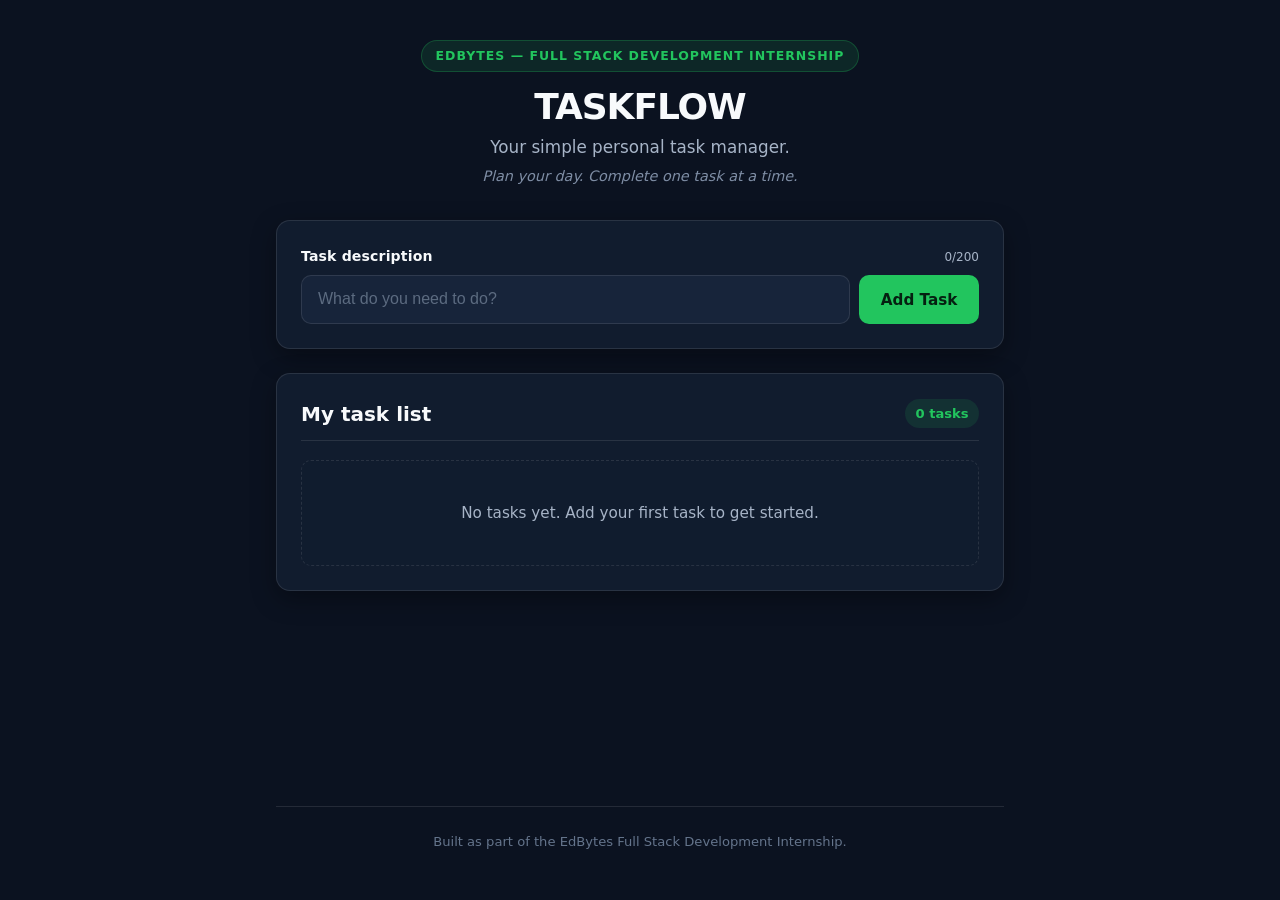
<file: milestone-3-task-list/index.html>
<!doctype html>
<html lang="en">
<head>
  <meta charset="utf-8">
  <meta name="viewport" content="width=device-width, initial-scale=1">
  <title>TASKFLOW — Personal Task List | EdBytes Milestone 3</title>
  <meta name="description" content="TASKFLOW is a clean, accessible personal task manager built for EdBytes Full Stack Development Internship Milestone 3.">
  <link rel="stylesheet" href="style.css">
  <script src="app.js" defer></script>
</head>
<body>
  <div class="app-wrapper">
    <header class="app-header">
      <div class="internship-badge">EdBytes — Full Stack Development Internship</div>
      <h1 class="app-title">TASKFLOW</h1>
      <p class="app-subtitle">Your simple personal task manager.</p>
      <p class="app-tagline">Plan your day. Complete one task at a time.</p>
    </header>

    <main class="app-main">
      <section class="task-form-card" aria-labelledby="form-heading">
        <h2 id="form-heading" class="sr-only">Add a new task</h2>
        <form id="form" class="task-form" novalidate>
          <div class="input-group">
            <div class="label-row">
              <label for="text" class="input-label">Task description</label>
              <span id="char-count" class="char-count" aria-live="polite">0/200</span>
            </div>
            <div class="input-row">
              <input
                id="text"
                type="text"
                maxlength="200"
                placeholder="What do you need to do?"
                autocomplete="off"
                aria-describedby="char-count"
              >
              <button id="add-btn" type="submit" class="btn-primary">Add Task</button>
            </div>
          </div>
        </form>
        <p id="message" role="status" aria-live="polite" class="status-message"></p>
      </section>

      <section class="task-list-section" aria-labelledby="list-heading">
        <div class="list-header">
          <h2 id="list-heading" class="section-title">My task list</h2>
          <span id="task-counter" class="task-counter" aria-live="polite">0 tasks</span>
        </div>
        <ul id="list" class="task-list"></ul>
      </section>
    </main>

    <footer class="app-footer">
      <p>Built as part of the EdBytes Full Stack Development Internship.</p>
    </footer>
  </div>
</body>
</html>
</file>
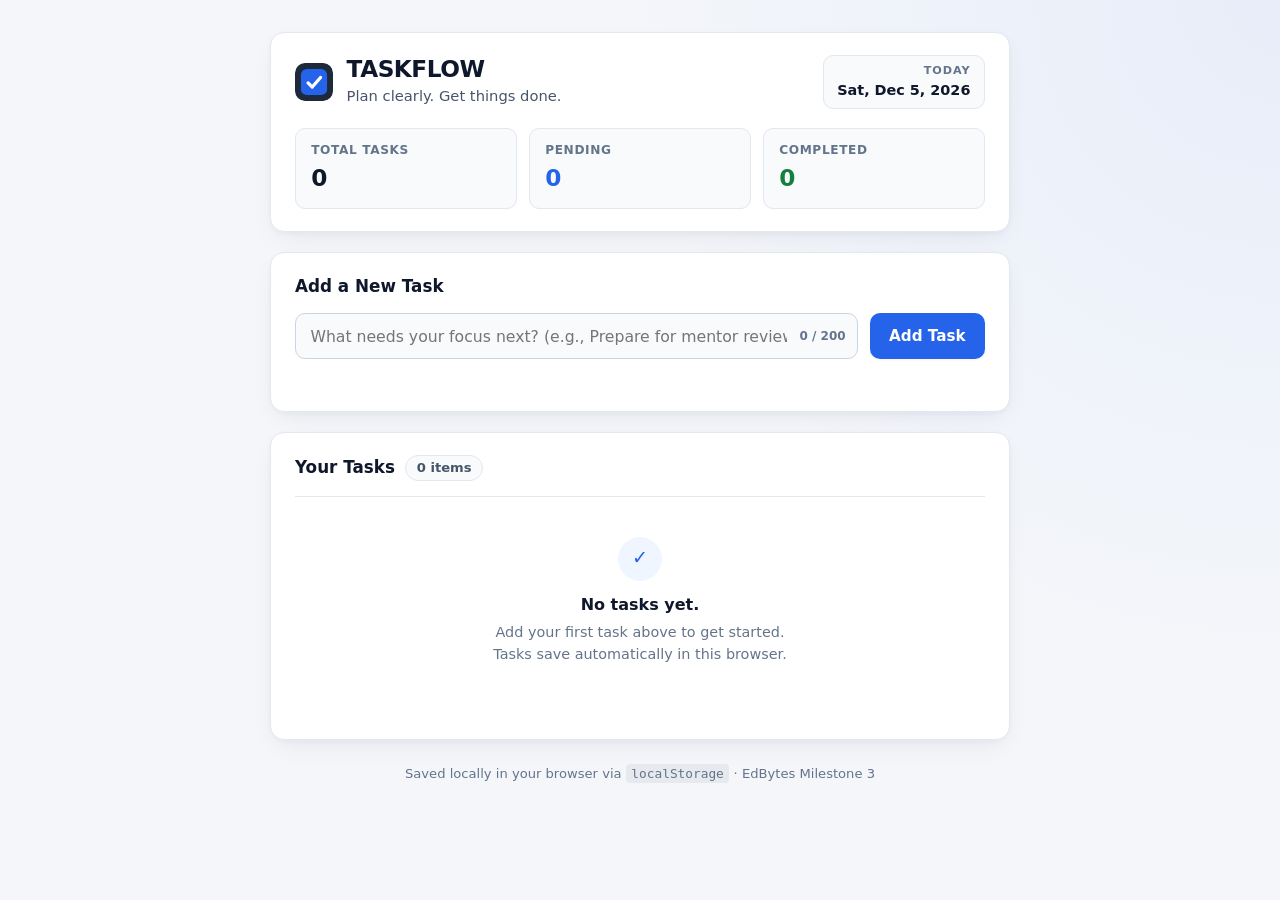
<file: milestone-3/index.html>
<!doctype html>
<html lang="en">
<head>
  <meta charset="utf-8">
  <meta name="viewport" content="width=device-width, initial-scale=1">
  <title>TASKFLOW — Smart Task Manager</title>
  <link rel="icon" type="image/svg+xml" href="./assets/favicon.svg">
  <link rel="stylesheet" href="./style.css">
  <script src="./app.js" defer></script>
</head>
<body>
  <div class="app-shell">
    <header class="app-header">
      <div class="brand-row">
        <div class="brand-lockup">
          <img src="./assets/favicon.svg" alt="" class="brand-icon" width="38" height="38">
          <div>
            <h1 class="brand-name">TASKFLOW</h1>
            <p class="brand-subtitle">Plan clearly. Get things done.</p>
          </div>
        </div>
        <div class="date-badge" aria-label="Current date">
          <span class="date-label">Today</span>
          <time id="current-date" class="date-value"></time>
        </div>
      </div>

      <section class="stats-grid" aria-label="Task statistics">
        <div class="stat-card">
          <span class="stat-label">Total Tasks</span>
          <strong id="stat-total" class="stat-value">0</strong>
        </div>
        <div class="stat-card">
          <span class="stat-label">Pending</span>
          <strong id="stat-pending" class="stat-value stat-value--pending">0</strong>
        </div>
        <div class="stat-card">
          <span class="stat-label">Completed</span>
          <strong id="stat-completed" class="stat-value stat-value--completed">0</strong>
        </div>
      </section>
    </header>

    <main class="main-panel">
      <section class="composer-card" aria-labelledby="add-task-heading">
        <h2 id="add-task-heading" class="section-heading">Add a New Task</h2>
        <form id="form" class="task-form" novalidate>
          <div class="input-group">
            <label for="text" class="sr-only">Task description (up to 200 characters)</label>
            <input
              id="text"
              name="task"
              type="text"
              class="task-input"
              maxlength="200"
              autocomplete="off"
              placeholder="What needs your focus next? (e.g., Prepare for mentor review)"
            >
            <span id="char-count" class="char-count" aria-live="off">0 / 200</span>
          </div>
          <button type="submit" id="add-btn" class="btn btn--primary">Add Task</button>
        </form>
        <p id="message" class="status-message" role="status" aria-live="polite"></p>
      </section>

      <section class="tasks-card" aria-labelledby="tasks-heading">
        <div class="tasks-toolbar">
          <div class="tasks-title-group">
            <h2 id="tasks-heading" class="section-heading">Your Tasks</h2>
            <span id="tasks-summary" class="tasks-summary">0 items</span>
          </div>
          <div class="clear-controls">
            <button type="button" id="clear-all-btn" class="btn btn--ghost" hidden>Clear All</button>
            <div id="clear-confirm" class="clear-confirm" hidden>
              <span class="clear-confirm-label">Clear all tasks?</span>
              <button type="button" id="confirm-clear-btn" class="btn btn--danger btn--sm">Confirm</button>
              <button type="button" id="cancel-clear-btn" class="btn btn--ghost btn--sm">Cancel</button>
            </div>
          </div>
        </div>

        <div id="empty-state" class="empty-state">
          <div class="empty-icon" aria-hidden="true">✓</div>
          <p class="empty-title">No tasks yet.</p>
          <p class="empty-copy">Add your first task above to get started. Tasks save automatically in this browser.</p>
        </div>

        <ul id="list" class="task-list" aria-label="Task items"></ul>
      </section>
    </main>

    <footer class="app-footer">
      <p>Saved locally in your browser via <code>localStorage</code> · EdBytes Milestone 3</p>
    </footer>
  </div>
</body>
</html>
</file>
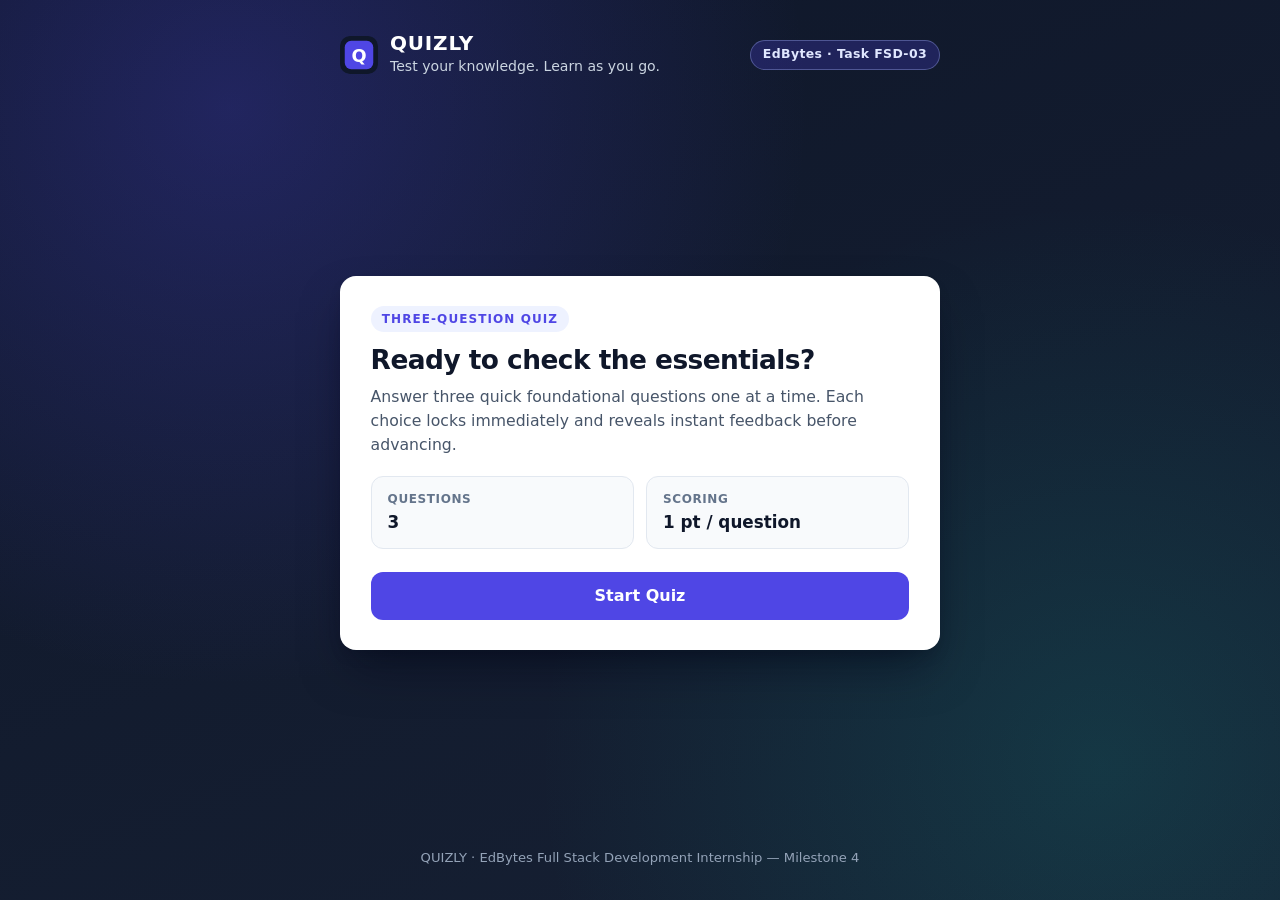
<file: milestone-4/index.html>
<!doctype html>
<html lang="en">
<head>
  <meta charset="utf-8">
  <meta name="viewport" content="width=device-width, initial-scale=1">
  <title>QUIZLY — Interactive Knowledge Quiz</title>
  <link rel="icon" type="image/svg+xml" href="./assets/favicon.svg">
  <link rel="stylesheet" href="./style.css">
  <script src="./app.js" defer></script>
</head>
<body>
  <div class="page-shell">
    <header class="brand-header">
      <div class="brand-lockup">
        <img src="./assets/favicon.svg" alt="" class="brand-icon" width="38" height="38">
        <div>
          <span class="brand-name">QUIZLY</span>
          <p class="brand-subtitle">Test your knowledge. Learn as you go.</p>
        </div>
      </div>
      <span class="badge-pill">EdBytes · Task FSD-03</span>
    </header>

    <main class="quiz-stage">
      <!-- 1. Start Screen -->
      <section id="start-screen" class="quiz-card start-card" aria-labelledby="start-title">
        <span class="eyebrow">Three-Question Quiz</span>
        <h1 id="start-title" class="card-title">Ready to check the essentials?</h1>
        <p class="card-copy">
          Answer three quick foundational questions one at a time. Each choice locks immediately and reveals instant feedback before advancing.
        </p>
        <div class="meta-strip" aria-label="Quiz overview">
          <div class="meta-box">
            <span class="meta-label">Questions</span>
            <strong class="meta-value" id="meta-count">3</strong>
          </div>
          <div class="meta-box">
            <span class="meta-label">Scoring</span>
            <strong class="meta-value">1 pt / question</strong>
          </div>
        </div>
        <button type="button" id="start-btn" class="btn btn--primary btn--full">Start Quiz</button>
      </section>

      <!-- 2. Active Question Screen -->
      <section id="quiz-screen" class="quiz-card" aria-labelledby="question" hidden>
        <div class="progress-head">
          <span id="progress-label" class="progress-label">Question 1 of 3</span>
          <span id="progress-percent" class="progress-percent">33%</span>
        </div>
        <div class="progress-track" role="progressbar" aria-valuemin="0" aria-valuemax="100" aria-valuenow="33" id="progress-bar-wrap">
          <div id="progress-fill" class="progress-fill" style="width: 33.33%;"></div>
        </div>

        <h2 id="question" class="question-title"></h2>

        <div id="answers" class="answers-grid" role="group" aria-label="Answer choices"></div>

        <p id="feedback" class="feedback-banner" role="status" aria-live="polite" hidden></p>

        <div class="quiz-actions">
          <button type="button" id="next" class="btn btn--primary btn--full" hidden>Next Question</button>
        </div>
      </section>

      <!-- 3. Final Score Screen -->
      <section id="result-screen" class="quiz-card result-card" aria-labelledby="result-heading" hidden>
        <span class="eyebrow eyebrow--success">Quiz Completed!</span>
        <h2 id="result-heading" class="card-title">Your Score</h2>
        <div class="score-showcase">
          <strong id="score" class="score-big">0 / 3</strong>
          <p id="result-message" class="result-message"></p>
        </div>

        <div class="breakdown-grid">
          <div class="breakdown-item breakdown-item--correct">
            <span class="breakdown-label">Correct Answers</span>
            <strong id="correct-count" class="breakdown-value">0</strong>
          </div>
          <div class="breakdown-item breakdown-item--wrong">
            <span class="breakdown-label">Incorrect Answers</span>
            <strong id="wrong-count" class="breakdown-value">0</strong>
          </div>
        </div>

        <button type="button" id="restart-btn" class="btn btn--primary btn--full">Restart Quiz</button>
      </section>
    </main>

    <footer class="page-footer">
      <p>QUIZLY · EdBytes Full Stack Development Internship — Milestone 4</p>
    </footer>
  </div>
</body>
</html>
</file>
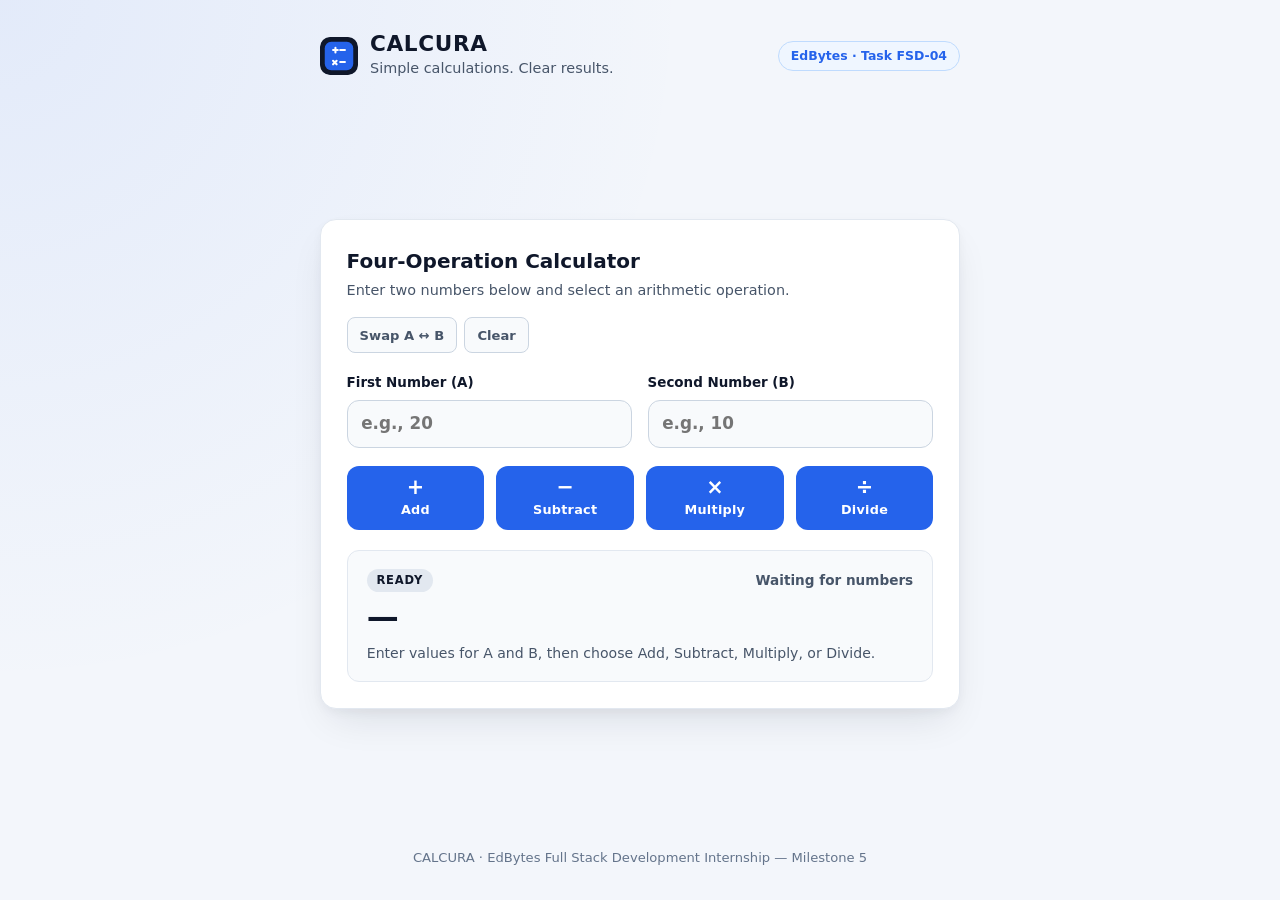
<file: milestone-5/index.html>
<!doctype html>
<html lang="en">
<head>
  <meta charset="utf-8">
  <meta name="viewport" content="width=device-width, initial-scale=1">
  <title>CALCURA — Smart Calculator</title>
  <link rel="icon" type="image/svg+xml" href="./assets/favicon.svg">
  <link rel="stylesheet" href="./style.css">
  <script src="./app.js" defer></script>
</head>
<body>
  <div class="page-shell">
    <header class="brand-header">
      <div class="brand-lockup">
        <img src="./assets/favicon.svg" alt="" class="brand-icon" width="38" height="38">
        <div>
          <h1 class="brand-name">CALCURA</h1>
          <p class="brand-subtitle">Simple calculations. Clear results.</p>
        </div>
      </div>
      <span class="badge-pill">EdBytes · Task FSD-04</span>
    </header>

    <main class="calc-stage">
      <section class="calc-card" aria-labelledby="calc-heading">
        <div class="calc-head">
          <div>
            <h2 id="calc-heading" class="card-title">Four-Operation Calculator</h2>
            <p class="card-copy">Enter two numbers below and select an arithmetic operation.</p>
          </div>
          <div class="utility-actions">
            <button type="button" id="swap-btn" class="util-btn" aria-label="Swap first and second numbers">Swap A ↔ B</button>
            <button type="button" id="clear-btn" class="util-btn" aria-label="Clear calculator inputs and result">Clear</button>
          </div>
        </div>

        <div class="inputs-grid">
          <div class="field-group">
            <label for="a" class="field-label">First Number (A)</label>
            <input
              id="a"
              name="firstNumber"
              type="number"
              step="any"
              class="num-input"
              placeholder="e.g., 20"
              inputmode="decimal"
            >
          </div>
          <div class="field-group">
            <label for="b" class="field-label">Second Number (B)</label>
            <input
              id="b"
              name="secondNumber"
              type="number"
              step="any"
              class="num-input"
              placeholder="e.g., 10"
              inputmode="decimal"
            >
          </div>
        </div>

        <div id="operations" class="operations-grid" role="group" aria-label="Arithmetic operations">
          <button type="button" class="op-btn" data-op="+">
            <span class="op-symbol" aria-hidden="true">+</span>
            <span class="op-name">Add</span>
          </button>
          <button type="button" class="op-btn" data-op="-">
            <span class="op-symbol" aria-hidden="true">−</span>
            <span class="op-name">Subtract</span>
          </button>
          <button type="button" class="op-btn" data-op="*">
            <span class="op-symbol" aria-hidden="true">×</span>
            <span class="op-name">Multiply</span>
          </button>
          <button type="button" class="op-btn" data-op="/">
            <span class="op-symbol" aria-hidden="true">÷</span>
            <span class="op-name">Divide</span>
          </button>
        </div>

        <div id="result" class="result-panel" role="status" aria-live="polite">
          <div class="result-top">
            <span id="result-badge" class="result-badge">Ready</span>
            <span id="result-expression" class="result-expression">Waiting for numbers</span>
          </div>
          <div id="result-value" class="result-value">—</div>
          <p id="result-message" class="result-message">Enter values for A and B, then choose Add, Subtract, Multiply, or Divide.</p>
        </div>
      </section>

      <section id="history-card" class="history-card" aria-labelledby="history-heading" hidden>
        <div class="history-head">
          <h2 id="history-heading" class="history-title">Recent Calculations</h2>
          <button type="button" id="clear-history-btn" class="util-btn util-btn--sm">Clear History</button>
        </div>
        <ul id="history-list" class="history-list"></ul>
      </section>
    </main>

    <footer class="page-footer">
      <p>CALCURA · EdBytes Full Stack Development Internship — Milestone 5</p>
    </footer>
  </div>
</body>
</html>
</file>
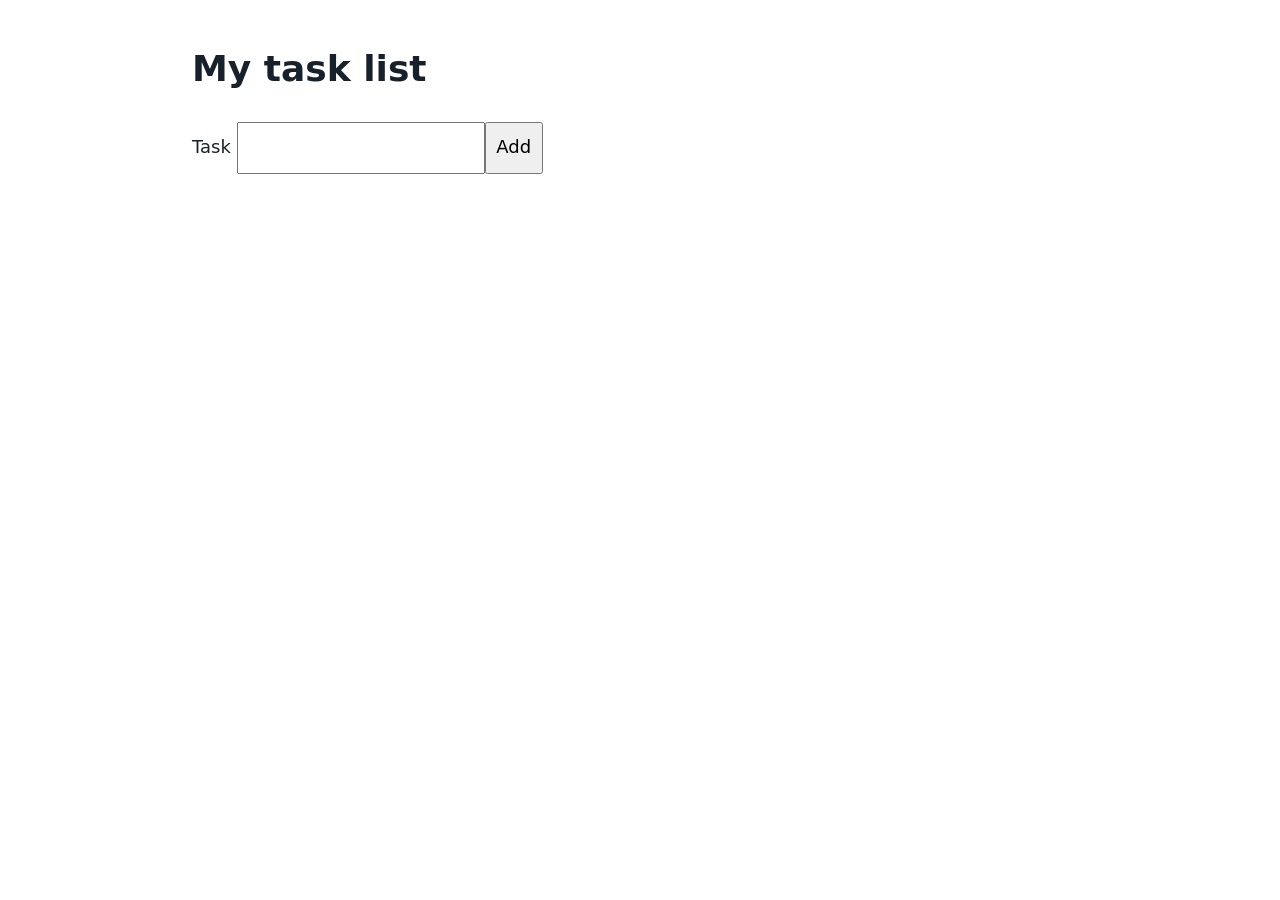
<file: milestone-3/starter-backup/index.html>
<!doctype html><html lang="en"><head><meta charset="utf-8"><meta name="viewport" content="width=device-width,initial-scale=1"><title>Student practice</title><link rel="stylesheet" href="style.css"><script src="app.js" defer></script></head><body><main><h1>My task list</h1><form id="form"><label>Task <input id="text" maxlength="200"></label><button>Add</button></form><ul id="list"></ul><p id="message" role="status"></p></main></body></html>
</file>
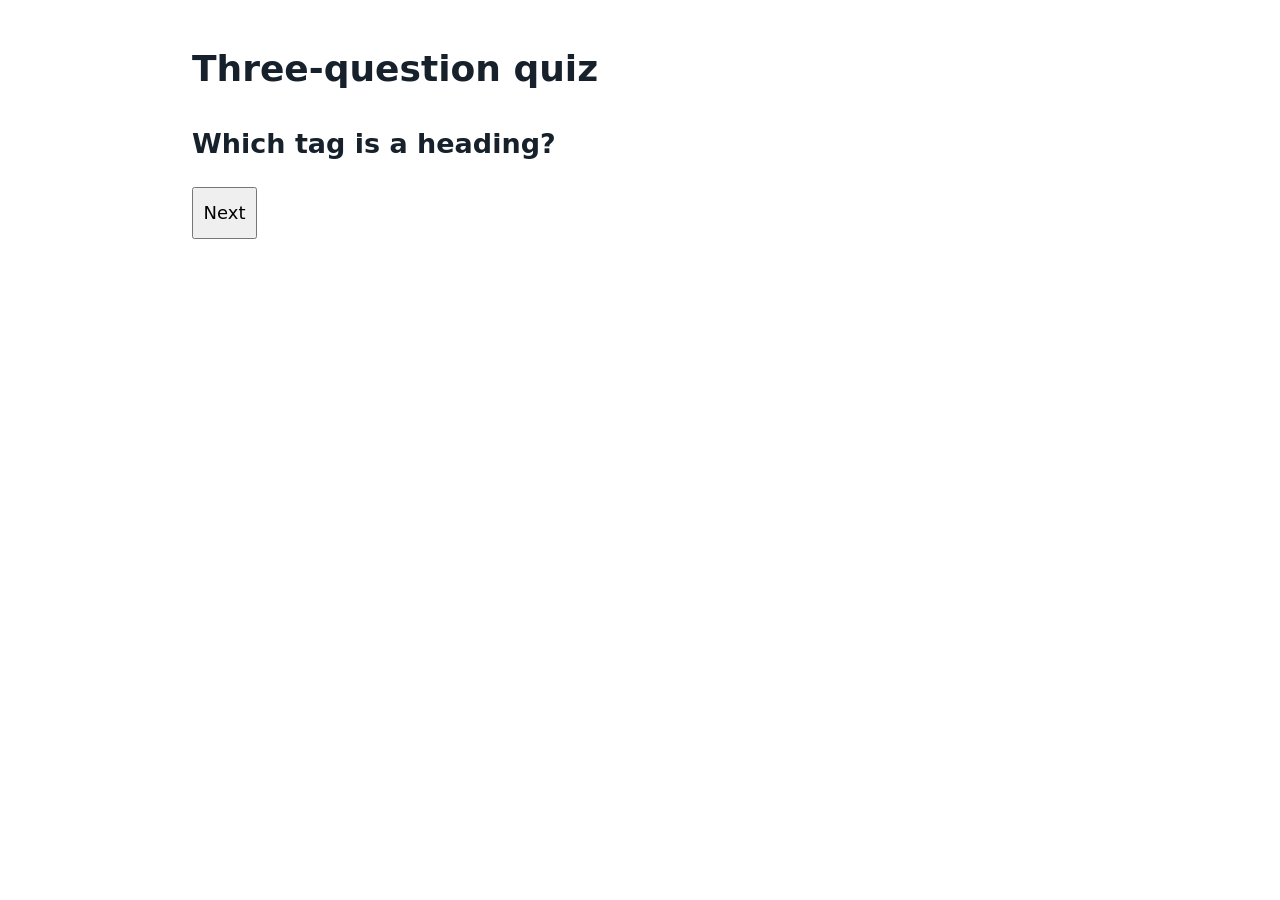
<file: milestone-4/starter-backup/index.html>
<!doctype html><html lang="en"><head><meta charset="utf-8"><meta name="viewport" content="width=device-width,initial-scale=1"><title>Student practice</title><link rel="stylesheet" href="style.css"><script src="app.js" defer></script></head><body><main><h1>Three-question quiz</h1><h2 id="question"></h2><div id="answers"></div><p id="feedback" role="status"></p><button id="next">Next</button><p id="score"></p></main></body></html>
</file>
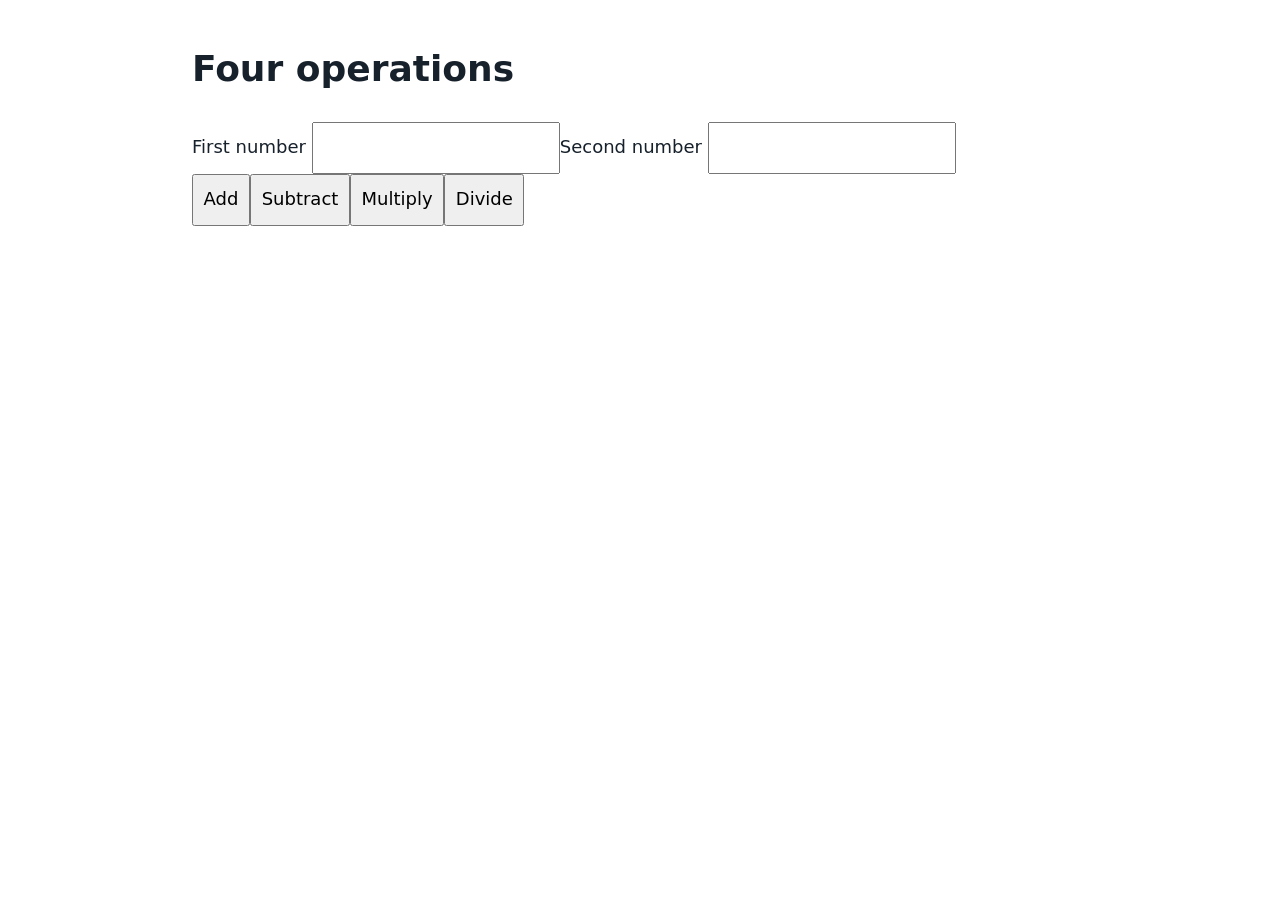
<file: milestone-5/starter-backup/index.html>
<!doctype html><html lang="en"><head><meta charset="utf-8"><meta name="viewport" content="width=device-width,initial-scale=1"><title>Student practice</title><link rel="stylesheet" href="style.css"><script src="app.js" defer></script></head><body><main><h1>Four operations</h1><label>First number <input id="a" type="number" step="any"></label><label>Second number <input id="b" type="number" step="any"></label><div id="operations"><button data-op="+">Add</button><button data-op="-">Subtract</button><button data-op="*">Multiply</button><button data-op="/">Divide</button></div><p id="result" role="status"></p></main></body></html>
</file>
<file: milestone-3-task-list/style.css>
:root {
  --background: #0b1220;
  --surface: #111c2e;
  --surface-light: #17243a;
  --primary: #22c55e;
  --primary-hover: #16a34a;
  --text-primary: #f8fafc;
  --text-secondary: #a7b4c7;
  --danger: #ef4444;
  --danger-hover: #dc2626;
  --border: rgba(255, 255, 255, 0.10);
  --border-focus: #22c55e;
  --radius-sm: 6px;
  --radius-md: 10px;
  --radius-lg: 14px;
  --shadow-sm: 0 2px 8px rgba(0, 0, 0, 0.25);
  --shadow-md: 0 8px 24px rgba(0, 0, 0, 0.35);
  --transition-fast: 0.18s ease;
}

* {
  box-sizing: border-box;
  margin: 0;
  padding: 0;
}

html, body {
  min-height: 100%;
  background-color: var(--background);
  color: var(--text-primary);
  font-family: system-ui, -apple-system, BlinkMacSystemFont, 'Segoe UI', Roboto, Helvetica, Arial, sans-serif;
  font-size: 16px;
  line-height: 1.6;
  -webkit-font-smoothing: antialiased;
}

/* Accessibility: focus ring matching starter requirement */
:focus-visible {
  outline: 3px solid var(--primary);
  outline-offset: 3px;
}

.sr-only {
  position: absolute;
  width: 1px;
  height: 1px;
  padding: 0;
  margin: -1px;
  overflow: hidden;
  clip: rect(0, 0, 0, 0);
  white-space: nowrap;
  border: 0;
}

/* Page Layout */
.app-wrapper {
  max-width: 48rem;
  margin: 0 auto;
  padding: 2.5rem 1.25rem 3rem;
  display: flex;
  flex-direction: column;
  min-height: 100vh;
}

/* Header */
.app-header {
  text-align: center;
  margin-bottom: 2rem;
}

.internship-badge {
  display: inline-block;
  font-size: 0.78rem;
  letter-spacing: 0.08em;
  text-transform: uppercase;
  color: var(--primary);
  background: rgba(34, 197, 94, 0.12);
  border: 1px solid rgba(34, 197, 94, 0.25);
  padding: 0.3rem 0.85rem;
  border-radius: 9999px;
  font-weight: 600;
  margin-bottom: 0.85rem;
}

.app-title {
  font-size: 2.25rem;
  font-weight: 800;
  letter-spacing: -0.03em;
  color: var(--text-primary);
  line-height: 1.2;
  margin-bottom: 0.35rem;
}

.app-subtitle {
  font-size: 1.05rem;
  color: var(--text-secondary);
  margin-bottom: 0.25rem;
}

.app-tagline {
  font-size: 0.9rem;
  color: #7e8da4;
  font-style: italic;
}

/* Main */
.app-main {
  flex: 1;
  display: flex;
  flex-direction: column;
  gap: 1.5rem;
}

/* Card surfaces */
.task-form-card,
.task-list-section {
  background-color: var(--surface);
  border: 1px solid var(--border);
  border-radius: var(--radius-lg);
  padding: 1.5rem;
  box-shadow: var(--shadow-md);
}

/* Form */
.task-form {
  display: flex;
  flex-direction: column;
  gap: 1rem;
}

.input-group {
  display: flex;
  flex-direction: column;
  gap: 0.5rem;
}

.label-row {
  display: flex;
  justify-content: space-between;
  align-items: baseline;
}

.input-label {
  font-size: 0.88rem;
  font-weight: 600;
  color: var(--text-primary);
  letter-spacing: 0.01em;
}

.char-count {
  font-size: 0.75rem;
  color: var(--text-secondary);
  font-variant-numeric: tabular-nums;
}

.char-count-overflow {
  color: var(--danger);
  font-weight: 700;
}

.input-row {
  display: flex;
  gap: 0.6rem;
  align-items: stretch;
}

input#text {
  flex: 1;
  min-width: 0;
  background-color: var(--surface-light);
  color: var(--text-primary);
  border: 1px solid var(--border);
  border-radius: var(--radius-md);
  padding: 0.75rem 1rem;
  font-size: 1rem;
  line-height: 1.4;
  transition: border-color var(--transition-fast), box-shadow var(--transition-fast);
  min-height: 48px;
}

input#text::placeholder {
  color: #5c6b80;
}

input#text:focus {
  border-color: var(--primary);
  box-shadow: 0 0 0 2px rgba(34, 197, 94, 0.25);
  outline: none;
}

/* Buttons */
button {
  font-family: inherit;
  font-size: 0.95rem;
  font-weight: 600;
  border: none;
  border-radius: var(--radius-md);
  cursor: pointer;
  transition: background-color var(--transition-fast), transform var(--transition-fast), opacity var(--transition-fast);
  min-height: 48px;
  display: inline-flex;
  align-items: center;
  justify-content: center;
  padding: 0.75rem 1.35rem;
  white-space: nowrap;
}

.btn-primary {
  background-color: var(--primary);
  color: #052011;
}

.btn-primary:hover {
  background-color: var(--primary-hover);
}

.btn-primary:active {
  transform: translateY(1px);
}

.btn-delete {
  background-color: rgba(239, 68, 68, 0.12);
  color: #fca5a5;
  border: 1px solid rgba(239, 68, 68, 0.35);
  padding: 0.5rem 0.95rem;
  font-size: 0.85rem;
  min-height: 38px;
  border-radius: var(--radius-sm);
  flex-shrink: 0;
}

.btn-delete:hover {
  background-color: var(--danger);
  color: #ffffff;
  border-color: var(--danger);
}

.btn-delete:active {
  transform: translateY(1px);
}

/* Status message */
.status-message {
  margin-top: 0.85rem;
  font-size: 0.88rem;
  min-height: 1.3rem;
  transition: color var(--transition-fast);
}

.status-message:empty {
  display: none;
}

.status-info {
  color: var(--text-secondary);
}

.status-success {
  color: var(--primary);
  font-weight: 500;
}

.status-error {
  color: var(--danger);
  font-weight: 600;
}

.status-warning {
  color: #f59e0b;
  font-weight: 500;
}

/* List section */
.list-header {
  display: flex;
  justify-content: space-between;
  align-items: center;
  margin-bottom: 1.15rem;
  padding-bottom: 0.65rem;
  border-bottom: 1px solid var(--border);
}

.section-title {
  font-size: 1.25rem;
  font-weight: 700;
  color: var(--text-primary);
}

.task-counter {
  font-size: 0.82rem;
  font-weight: 600;
  color: var(--primary);
  background: rgba(34, 197, 94, 0.12);
  padding: 0.25rem 0.65rem;
  border-radius: 9999px;
  font-variant-numeric: tabular-nums;
}

/* Task list items */
.task-list {
  list-style: none;
  display: flex;
  flex-direction: column;
  gap: 0.65rem;
}

.task-item {
  display: flex;
  align-items: center;
  justify-content: space-between;
  gap: 1rem;
  background-color: var(--surface-light);
  border: 1px solid var(--border);
  border-radius: var(--radius-md);
  padding: 0.75rem 1rem;
  transition: border-color var(--transition-fast), background-color var(--transition-fast);
}

.task-item:hover {
  border-color: rgba(255, 255, 255, 0.2);
  background-color: #1a2a44;
}

.task-content {
  display: flex;
  align-items: baseline;
  gap: 0.65rem;
  flex: 1;
  min-width: 0;
}

.task-index {
  font-size: 0.85rem;
  font-weight: 600;
  color: #64748b;
  user-select: none;
  flex-shrink: 0;
}

.task-text {
  font-size: 0.98rem;
  color: var(--text-primary);
  line-height: 1.5;
  word-break: break-word;
  overflow-wrap: anywhere;
}

/* Empty state */
.empty-state {
  text-align: center;
  padding: 2.5rem 1rem;
  color: var(--text-secondary);
  font-size: 0.95rem;
  border: 1px dashed var(--border);
  border-radius: var(--radius-md);
  background: rgba(17, 28, 46, 0.5);
  list-style: none;
}

/* Footer */
.app-footer {
  text-align: center;
  margin-top: 2.5rem;
  padding-top: 1.5rem;
  border-top: 1px solid var(--border);
  color: #64748b;
  font-size: 0.82rem;
}

/* Responsive adjustments */
@media (max-width: 540px) {
  .app-wrapper {
    padding: 1.5rem 0.85rem 2rem;
  }

  .app-title {
    font-size: 1.85rem;
  }

  .task-form-card,
  .task-list-section {
    padding: 1.15rem;
  }

  .input-row {
    flex-direction: column;
  }

  .btn-primary {
    width: 100%;
  }

  .task-item {
    align-items: flex-start;
    padding: 0.85rem 0.85rem;
  }

  .btn-delete {
    align-self: flex-start;
    margin-top: 0.15rem;
  }
}
</file>
<file: milestone-3/style.css>
:root {
  --bg-page: #f4f6fa;
  --bg-surface: #ffffff;
  --bg-subtle: #f8fafc;
  --border: #e2e8f0;
  --border-strong: #cbd5e1;
  --text-main: #0f172a;
  --text-muted: #475569;
  --text-soft: #64748b;
  --accent: #2563eb;
  --accent-hover: #1d4ed8;
  --accent-soft: #eff6ff;
  --success: #15803d;
  --success-soft: #f0fdf4;
  --danger: #dc2626;
  --danger-hover: #b91c1c;
  --danger-soft: #fef2f2;
  --warning: #b45309;
  --shadow-sm: 0 1px 2px rgba(15, 23, 42, 0.05);
  --shadow-md: 0 10px 28px -8px rgba(15, 23, 42, 0.08), 0 2px 6px -1px rgba(15, 23, 42, 0.04);
  --radius-lg: 14px;
  --radius-md: 10px;
}

*,
*::before,
*::after {
  box-sizing: border-box;
}

html {
  font-size: 16px;
}

body {
  margin: 0;
  min-height: 100vh;
  font-family: system-ui, -apple-system, 'Segoe UI', Roboto, Helvetica, Arial, sans-serif;
  line-height: 1.5;
  color: var(--text-main);
  background:
    radial-gradient(circle at top right, rgba(37, 99, 235, 0.06), transparent 42%),
    var(--bg-page);
  -webkit-font-smoothing: antialiased;
}

.sr-only {
  position: absolute;
  width: 1px;
  height: 1px;
  padding: 0;
  margin: -1px;
  overflow: hidden;
  clip: rect(0, 0, 0, 0);
  white-space: nowrap;
  border: 0;
}

.app-shell {
  max-width: 780px;
  width: 100%;
  margin: 0 auto;
  padding: 2rem 1.25rem 2.5rem;
  display: flex;
  flex-direction: column;
  gap: 1.25rem;
}

/* Header */
.app-header {
  background: var(--bg-surface);
  border: 1px solid var(--border);
  border-radius: var(--radius-lg);
  padding: 1.35rem 1.5rem;
  box-shadow: var(--shadow-md);
  display: flex;
  flex-direction: column;
  gap: 1.15rem;
}

.brand-row {
  display: flex;
  align-items: center;
  justify-content: space-between;
  gap: 1rem;
  flex-wrap: wrap;
}

.brand-lockup {
  display: flex;
  align-items: center;
  gap: 0.85rem;
}

.brand-icon {
  display: block;
  border-radius: 10px;
  flex-shrink: 0;
}

.brand-name {
  margin: 0;
  font-size: 1.45rem;
  font-weight: 800;
  letter-spacing: -0.02em;
  line-height: 1.15;
  color: var(--text-main);
}

.brand-subtitle {
  margin: 0.15rem 0 0;
  font-size: 0.92rem;
  color: var(--text-muted);
}

.date-badge {
  display: inline-flex;
  flex-direction: column;
  align-items: flex-end;
  padding: 0.45rem 0.85rem;
  border-radius: var(--radius-md);
  background: var(--bg-subtle);
  border: 1px solid var(--border);
}

.date-label {
  font-size: 0.7rem;
  font-weight: 700;
  text-transform: uppercase;
  letter-spacing: 0.08em;
  color: var(--text-soft);
}

.date-value {
  font-size: 0.9rem;
  font-weight: 600;
  color: var(--text-main);
}

/* Statistics */
.stats-grid {
  display: grid;
  grid-template-columns: repeat(3, minmax(0, 1fr));
  gap: 0.75rem;
}

.stat-card {
  background: var(--bg-subtle);
  border: 1px solid var(--border);
  border-radius: var(--radius-md);
  padding: 0.75rem 0.95rem;
  display: flex;
  flex-direction: column;
  gap: 0.15rem;
}

.stat-label {
  font-size: 0.76rem;
  font-weight: 600;
  color: var(--text-soft);
  text-transform: uppercase;
  letter-spacing: 0.05em;
}

.stat-value {
  font-size: 1.45rem;
  font-weight: 800;
  color: var(--text-main);
  font-variant-numeric: tabular-nums;
}

.stat-value--pending {
  color: var(--accent);
}

.stat-value--completed {
  color: var(--success);
}

/* Main Cards */
.main-panel {
  display: flex;
  flex-direction: column;
  gap: 1.25rem;
}

.composer-card,
.tasks-card {
  background: var(--bg-surface);
  border: 1px solid var(--border);
  border-radius: var(--radius-lg);
  padding: 1.35rem 1.5rem;
  box-shadow: var(--shadow-md);
}

.section-heading {
  margin: 0;
  font-size: 1.05rem;
  font-weight: 700;
  color: var(--text-main);
}

/* Form */
.task-form {
  margin-top: 0.85rem;
  display: flex;
  gap: 0.75rem;
  align-items: stretch;
}

.input-group {
  position: relative;
  flex: 1 1 auto;
  min-width: 0;
  display: flex;
  align-items: center;
}

.task-input {
  width: 100%;
  min-height: 46px;
  padding: 0.65rem 4.35rem 0.65rem 0.9rem;
  font: inherit;
  font-size: 0.98rem;
  color: var(--text-main);
  background: var(--bg-subtle);
  border: 1.5px solid var(--border-strong);
  border-radius: var(--radius-md);
  transition: border-color 150ms ease, box-shadow 150ms ease, background 150ms ease;
}

.task-input:hover {
  border-color: #94a3b8;
}

.task-input:focus {
  outline: none;
  background: var(--bg-surface);
  border-color: var(--accent);
  box-shadow: 0 0 0 3px rgba(37, 99, 235, 0.16);
}

.char-count {
  position: absolute;
  right: 0.75rem;
  font-size: 0.75rem;
  font-weight: 600;
  color: var(--text-soft);
  pointer-events: none;
  font-variant-numeric: tabular-nums;
}

.char-count.is-limit {
  color: var(--warning);
}

/* Buttons */
.btn {
  display: inline-flex;
  align-items: center;
  justify-content: center;
  gap: 0.4rem;
  min-height: 44px;
  padding: 0.6rem 1.15rem;
  font: inherit;
  font-size: 0.95rem;
  font-weight: 600;
  border-radius: var(--radius-md);
  border: 1px solid transparent;
  cursor: pointer;
  white-space: nowrap;
  transition: background 150ms ease, border-color 150ms ease, color 150ms ease, transform 120ms ease;
}

.btn:active {
  transform: translateY(1px);
}

.btn--primary {
  background: var(--accent);
  color: #ffffff;
  box-shadow: var(--shadow-sm);
}

.btn--primary:hover {
  background: var(--accent-hover);
}

.btn--ghost {
  background: var(--bg-surface);
  color: var(--text-muted);
  border-color: var(--border-strong);
}

.btn--ghost:hover {
  background: var(--bg-subtle);
  color: var(--text-main);
}

.btn--danger {
  background: var(--danger);
  color: #ffffff;
}

.btn--danger:hover {
  background: var(--danger-hover);
}

.btn--sm {
  min-height: 36px;
  padding: 0.35rem 0.75rem;
  font-size: 0.84rem;
}

/* Status Message */
.status-message {
  margin: 0.7rem 0 0;
  min-height: 1.35em;
  font-size: 0.88rem;
  font-weight: 500;
  color: var(--text-muted);
}

.status-message.is-error {
  color: var(--danger);
}

.status-message.is-success {
  color: var(--success);
}

/* Tasks Toolbar */
.tasks-toolbar {
  display: flex;
  align-items: center;
  justify-content: space-between;
  gap: 0.75rem;
  flex-wrap: wrap;
  padding-bottom: 0.9rem;
  border-bottom: 1px solid var(--border);
}

.tasks-title-group {
  display: flex;
  align-items: center;
  gap: 0.65rem;
}

.tasks-summary {
  font-size: 0.82rem;
  font-weight: 600;
  color: var(--text-muted);
  background: var(--bg-subtle);
  border: 1px solid var(--border);
  border-radius: 999px;
  padding: 0.15rem 0.65rem;
}

.clear-controls {
  display: flex;
  align-items: center;
  gap: 0.5rem;
}

.clear-confirm {
  display: flex;
  align-items: center;
  gap: 0.45rem;
  flex-wrap: wrap;
}

.clear-confirm[hidden],
.clear-controls [hidden] {
  display: none;
}

.clear-confirm-label {
  font-size: 0.85rem;
  font-weight: 600;
  color: var(--danger);
}

/* Empty State */
.empty-state {
  padding: 2.5rem 1rem;
  text-align: center;
}

.empty-state[hidden] {
  display: none;
}

.empty-icon {
  width: 44px;
  height: 44px;
  margin: 0 auto 0.75rem;
  border-radius: 50%;
  background: var(--accent-soft);
  color: var(--accent);
  display: grid;
  place-items: center;
  font-size: 1.2rem;
  font-weight: 700;
}

.empty-title {
  margin: 0;
  font-size: 1rem;
  font-weight: 700;
  color: var(--text-main);
}

.empty-copy {
  margin: 0.35rem auto 0;
  max-width: 34ch;
  font-size: 0.9rem;
  color: var(--text-soft);
}

/* Task List */
.task-list {
  list-style: none;
  margin: 0.75rem 0 0;
  padding: 0;
  display: flex;
  flex-direction: column;
  gap: 0.6rem;
}

.task-item {
  display: flex;
  align-items: center;
  justify-content: space-between;
  gap: 0.85rem;
  padding: 0.8rem 0.95rem;
  border: 1px solid var(--border);
  border-radius: var(--radius-md);
  background: var(--bg-subtle);
  transition: border-color 150ms ease, background 150ms ease;
}

.task-item:hover {
  border-color: var(--border-strong);
  background: var(--bg-surface);
}

.task-item.is-completed {
  background: var(--success-soft);
  border-color: #bbf7d0;
}

.task-main {
  display: flex;
  align-items: flex-start;
  gap: 0.75rem;
  flex: 1 1 auto;
  min-width: 0;
}

.task-check-wrap {
  display: inline-flex;
  align-items: center;
  justify-content: center;
  min-width: 24px;
  min-height: 24px;
  margin-top: 0.1rem;
  cursor: pointer;
}

.task-checkbox {
  width: 19px;
  height: 19px;
  margin: 0;
  accent-color: var(--success);
  cursor: pointer;
}

.task-content {
  flex: 1 1 auto;
  min-width: 0;
  display: flex;
  flex-direction: column;
  gap: 0.2rem;
}

.task-text {
  font-size: 0.98rem;
  font-weight: 500;
  color: var(--text-main);
  overflow-wrap: anywhere;
  word-break: break-word;
}

.task-item.is-completed .task-text {
  text-decoration: line-through;
  color: var(--text-soft);
}

.task-meta {
  font-size: 0.75rem;
  color: var(--text-soft);
}

.delete-btn {
  flex-shrink: 0;
  min-height: 38px;
  padding: 0.4rem 0.8rem;
  font: inherit;
  font-size: 0.84rem;
  font-weight: 600;
  color: var(--danger);
  background: var(--bg-surface);
  border: 1px solid #fecaca;
  border-radius: 8px;
  cursor: pointer;
  transition: background 150ms ease, color 150ms ease, border-color 150ms ease;
}

.delete-btn:hover {
  background: var(--danger);
  color: #ffffff;
  border-color: var(--danger);
}

/* Footer */
.app-footer {
  text-align: center;
  font-size: 0.82rem;
  color: var(--text-soft);
  padding-top: 0.25rem;
}

.app-footer p {
  margin: 0;
}

.app-footer code {
  font-family: ui-monospace, SFMono-Regular, Menlo, Consolas, monospace;
  font-size: 0.8rem;
  background: rgba(15, 23, 42, 0.06);
  padding: 0.1rem 0.35rem;
  border-radius: 4px;
}

:focus-visible {
  outline: 3px solid var(--accent);
  outline-offset: 2px;
}

/* Mobile & Tablet Breakpoints */
@media (max-width: 640px) {
  .app-shell {
    padding: 1rem 0.75rem 1.75rem;
    gap: 0.9rem;
  }

  .app-header,
  .composer-card,
  .tasks-card {
    padding: 1rem;
  }

  .brand-name {
    font-size: 1.25rem;
  }

  .date-badge {
    align-items: flex-start;
    width: 100%;
    flex-direction: row;
    justify-content: space-between;
    align-items: center;
  }

  .stats-grid {
    gap: 0.5rem;
  }

  .stat-card {
    padding: 0.6rem 0.65rem;
  }

  .stat-label {
    font-size: 0.68rem;
  }

  .stat-value {
    font-size: 1.25rem;
  }

  .task-form {
    flex-direction: column;
  }

  .btn--primary {
    width: 100%;
  }

  .task-item {
    padding: 0.75rem;
    gap: 0.65rem;
    flex-wrap: nowrap;
  }

  .delete-btn {
    min-height: 40px;
    padding: 0.4rem 0.7rem;
  }
}

@media (prefers-reduced-motion: reduce) {
  *,
  *::before,
  *::after {
    transition-duration: 0.01ms !important;
    animation-duration: 0.01ms !important;
  }
}
</file>
<file: milestone-4/style.css>
:root {
  --bg-navy: #0f172a;
  --bg-navy-soft: #1e293b;
  --card-bg: #ffffff;
  --card-subtle: #f8fafc;
  --border: #e2e8f0;
  --border-strong: #cbd5e1;
  --text-main: #0f172a;
  --text-muted: #475569;
  --text-soft: #64748b;
  --accent: #4f46e5;
  --accent-hover: #4338ca;
  --accent-soft: #eef2ff;
  --correct: #15803d;
  --correct-bg: #f0fdf4;
  --correct-border: #86efac;
  --wrong: #dc2626;
  --wrong-bg: #fef2f2;
  --wrong-border: #fca5a5;
  --radius-lg: 16px;
  --radius-md: 12px;
  --shadow-lg: 0 24px 48px -12px rgba(2, 6, 23, 0.52), 0 8px 16px -6px rgba(2, 6, 23, 0.25);
}

*,
*::before,
*::after {
  box-sizing: border-box;
}

body {
  margin: 0;
  min-height: 100vh;
  font-family: system-ui, -apple-system, 'Segoe UI', Roboto, Helvetica, Arial, sans-serif;
  line-height: 1.5;
  color: var(--text-main);
  background:
    radial-gradient(circle at 18% 12%, rgba(79, 70, 229, 0.28), transparent 44%),
    radial-gradient(circle at 86% 85%, rgba(20, 184, 166, 0.16), transparent 42%),
    linear-gradient(160deg, var(--bg-navy) 0%, #162033 100%);
  -webkit-font-smoothing: antialiased;
}

.page-shell {
  max-width: 640px;
  width: 100%;
  min-height: 100vh;
  margin: 0 auto;
  padding: 2rem 1.25rem;
  display: flex;
  flex-direction: column;
  justify-content: space-between;
  gap: 1.5rem;
}

/* Header */
.brand-header {
  display: flex;
  align-items: center;
  justify-content: space-between;
  gap: 1rem;
  flex-wrap: wrap;
  color: #ffffff;
}

.brand-lockup {
  display: flex;
  align-items: center;
  gap: 0.75rem;
}

.brand-icon {
  display: block;
  border-radius: 10px;
  flex-shrink: 0;
}

.brand-name {
  display: block;
  font-size: 1.25rem;
  font-weight: 800;
  letter-spacing: 0.04em;
  line-height: 1.1;
}

.brand-subtitle {
  margin: 0.15rem 0 0;
  font-size: 0.88rem;
  color: #cbd5e1;
}

.badge-pill {
  font-size: 0.78rem;
  font-weight: 700;
  letter-spacing: 0.03em;
  color: #e0e7ff;
  background: rgba(79, 70, 229, 0.25);
  border: 1px solid rgba(165, 180, 252, 0.35);
  border-radius: 999px;
  padding: 0.3rem 0.75rem;
}

/* Cards */
.quiz-stage {
  display: flex;
  flex-direction: column;
  justify-content: center;
}

.quiz-card {
  background: var(--card-bg);
  border-radius: var(--radius-lg);
  padding: 1.85rem;
  box-shadow: var(--shadow-lg);
  border: 1px solid rgba(255, 255, 255, 0.12);
}

.quiz-card[hidden],
[hidden] {
  display: none !important;
}

.eyebrow {
  display: inline-block;
  font-size: 0.75rem;
  font-weight: 800;
  letter-spacing: 0.09em;
  text-transform: uppercase;
  color: var(--accent);
  background: var(--accent-soft);
  border-radius: 999px;
  padding: 0.25rem 0.7rem;
  margin-bottom: 0.75rem;
}

.eyebrow--success {
  color: var(--correct);
  background: var(--correct-bg);
}

.card-title {
  margin: 0 0 0.6rem;
  font-size: 1.65rem;
  font-weight: 800;
  letter-spacing: -0.02em;
  line-height: 1.2;
  color: var(--text-main);
}

.card-copy {
  margin: 0 0 1.25rem;
  font-size: 0.98rem;
  color: var(--text-muted);
}

.meta-strip {
  display: grid;
  grid-template-columns: repeat(2, minmax(0, 1fr));
  gap: 0.75rem;
  margin-bottom: 1.4rem;
}

.meta-box {
  background: var(--card-subtle);
  border: 1px solid var(--border);
  border-radius: var(--radius-md);
  padding: 0.8rem 1rem;
  display: flex;
  flex-direction: column;
  gap: 0.15rem;
}

.meta-label {
  font-size: 0.75rem;
  font-weight: 600;
  text-transform: uppercase;
  letter-spacing: 0.05em;
  color: var(--text-soft);
}

.meta-value {
  font-size: 1.05rem;
  font-weight: 700;
  color: var(--text-main);
}

/* Progress */
.progress-head {
  display: flex;
  align-items: center;
  justify-content: space-between;
  gap: 0.75rem;
  margin-bottom: 0.45rem;
}

.progress-label {
  font-size: 0.85rem;
  font-weight: 700;
  color: var(--accent);
}

.progress-percent {
  font-size: 0.82rem;
  font-weight: 700;
  color: var(--text-soft);
  font-variant-numeric: tabular-nums;
}

.progress-track {
  width: 100%;
  height: 8px;
  border-radius: 999px;
  background: var(--border);
  overflow: hidden;
  margin-bottom: 1.35rem;
}

.progress-fill {
  height: 100%;
  background: linear-gradient(90deg, var(--accent) 0%, #6366f1 100%);
  border-radius: 999px;
  transition: width 240ms ease;
}

/* Question & Choices */
.question-title {
  margin: 0 0 1.15rem;
  font-size: 1.38rem;
  font-weight: 800;
  line-height: 1.3;
  color: var(--text-main);
}

.answers-grid {
  display: grid;
  gap: 0.7rem;
}

.choice-btn {
  width: 100%;
  min-height: 52px;
  padding: 0.8rem 1rem;
  display: flex;
  align-items: center;
  justify-content: space-between;
  gap: 0.85rem;
  font: inherit;
  font-size: 1rem;
  font-weight: 600;
  text-align: left;
  color: var(--text-main);
  background: var(--card-subtle);
  border: 2px solid var(--border);
  border-radius: var(--radius-md);
  cursor: pointer;
  transition: border-color 150ms ease, background 150ms ease, transform 120ms ease;
}

.choice-btn:hover:not(:disabled) {
  border-color: var(--accent);
  background: var(--accent-soft);
  transform: translateY(-1px);
}

.choice-btn:disabled {
  cursor: default;
}

.choice-left {
  display: flex;
  align-items: center;
  gap: 0.75rem;
  min-width: 0;
}

.choice-key {
  width: 28px;
  height: 28px;
  border-radius: 8px;
  background: #ffffff;
  border: 1px solid var(--border-strong);
  color: var(--text-muted);
  font-size: 0.82rem;
  font-weight: 700;
  display: inline-flex;
  align-items: center;
  justify-content: center;
  flex-shrink: 0;
}

.choice-label {
  overflow-wrap: anywhere;
}

.choice-badge {
  font-size: 0.78rem;
  font-weight: 700;
  flex-shrink: 0;
}

.choice-btn.is-correct {
  background: var(--correct-bg);
  border-color: var(--correct-border);
  color: var(--correct);
}

.choice-btn.is-correct .choice-key {
  background: var(--correct);
  border-color: var(--correct);
  color: #ffffff;
}

.choice-btn.is-wrong {
  background: var(--wrong-bg);
  border-color: var(--wrong-border);
  color: var(--wrong);
}

.choice-btn.is-wrong .choice-key {
  background: var(--wrong);
  border-color: var(--wrong);
  color: #ffffff;
}

.choice-btn.is-dimmed {
  opacity: 0.68;
}

/* Feedback */
.feedback-banner {
  margin: 1rem 0 0;
  padding: 0.75rem 1rem;
  border-radius: var(--radius-md);
  font-size: 0.94rem;
  font-weight: 600;
  border: 1px solid transparent;
}

.feedback-banner.is-correct {
  background: var(--correct-bg);
  border-color: var(--correct-border);
  color: var(--correct);
}

.feedback-banner.is-wrong {
  background: var(--wrong-bg);
  border-color: var(--wrong-border);
  color: var(--wrong);
}

/* Buttons */
.quiz-actions {
  margin-top: 1.15rem;
}

.btn {
  display: inline-flex;
  align-items: center;
  justify-content: center;
  min-height: 48px;
  padding: 0.75rem 1.35rem;
  font: inherit;
  font-size: 1rem;
  font-weight: 700;
  border-radius: var(--radius-md);
  border: 0;
  cursor: pointer;
  transition: background 150ms ease, transform 120ms ease;
}

.btn:active:not(:disabled) {
  transform: translateY(1px);
}

.btn--full {
  width: 100%;
}

.btn--primary {
  background: var(--accent);
  color: #ffffff;
}

.btn--primary:hover:not(:disabled) {
  background: var(--accent-hover);
}

.btn:disabled {
  opacity: 0.5;
  cursor: not-allowed;
}

/* Results */
.result-card {
  text-align: center;
}

.score-showcase {
  margin: 0.9rem 0 1.25rem;
  padding: 1.25rem 1rem;
  background: var(--card-subtle);
  border: 1px solid var(--border);
  border-radius: var(--radius-md);
}

.score-big {
  display: block;
  font-size: 2.75rem;
  font-weight: 900;
  letter-spacing: -0.03em;
  color: var(--accent);
  line-height: 1.05;
  font-variant-numeric: tabular-nums;
}

.result-message {
  margin: 0.5rem 0 0;
  font-size: 1rem;
  font-weight: 600;
  color: var(--text-main);
}

.breakdown-grid {
  display: grid;
  grid-template-columns: repeat(2, minmax(0, 1fr));
  gap: 0.75rem;
  margin-bottom: 1.35rem;
}

.breakdown-item {
  border-radius: var(--radius-md);
  padding: 0.85rem 0.9rem;
  border: 1px solid var(--border);
  display: flex;
  flex-direction: column;
  gap: 0.2rem;
}

.breakdown-item--correct {
  background: var(--correct-bg);
  border-color: var(--correct-border);
  color: var(--correct);
}

.breakdown-item--wrong {
  background: var(--wrong-bg);
  border-color: var(--wrong-border);
  color: var(--wrong);
}

.breakdown-label {
  font-size: 0.76rem;
  font-weight: 700;
  text-transform: uppercase;
  letter-spacing: 0.04em;
}

.breakdown-value {
  font-size: 1.5rem;
  font-weight: 800;
  font-variant-numeric: tabular-nums;
}

.page-footer {
  text-align: center;
  font-size: 0.82rem;
  color: #94a3b8;
}

.page-footer p {
  margin: 0;
}

:focus-visible {
  outline: 3px solid #93c5fd;
  outline-offset: 2px;
}

.quiz-card :focus-visible {
  outline: 3px solid var(--accent);
  outline-offset: 2px;
}

@media (max-width: 480px) {
  .page-shell {
    padding: 1.15rem 0.85rem;
    gap: 1rem;
  }

  .quiz-card {
    padding: 1.25rem 1.05rem;
  }

  .card-title {
    font-size: 1.35rem;
  }

  .question-title {
    font-size: 1.18rem;
  }

  .choice-btn {
    padding: 0.75rem 0.85rem;
  }

  .score-big {
    font-size: 2.3rem;
  }
}

@media (prefers-reduced-motion: reduce) {
  *,
  *::before,
  *::after {
    transition-duration: 0.01ms !important;
    animation-duration: 0.01ms !important;
  }
}
</file>
<file: milestone-5/style.css>
:root {
  --bg-page: #f3f6fb;
  --bg-card: #ffffff;
  --bg-subtle: #f8fafc;
  --border: #e2e8f0;
  --border-strong: #cbd5e1;
  --text-main: #0f172a;
  --text-muted: #475569;
  --text-soft: #64748b;
  --accent: #2563eb;
  --accent-hover: #1d4ed8;
  --accent-soft: #eff6ff;
  --success: #15803d;
  --success-bg: #f0fdf4;
  --success-border: #86efac;
  --error: #dc2626;
  --error-bg: #fef2f2;
  --error-border: #fca5a5;
  --radius-lg: 16px;
  --radius-md: 12px;
  --shadow-lg: 0 18px 40px -12px rgba(15, 23, 42, 0.12), 0 4px 12px -2px rgba(15, 23, 42, 0.05);
}

*,
*::before,
*::after {
  box-sizing: border-box;
}

body {
  margin: 0;
  min-height: 100vh;
  font-family: system-ui, -apple-system, 'Segoe UI', Roboto, Helvetica, Arial, sans-serif;
  line-height: 1.5;
  color: var(--text-main);
  background:
    radial-gradient(circle at top left, rgba(37, 99, 235, 0.08), transparent 44%),
    var(--bg-page);
  -webkit-font-smoothing: antialiased;
}

[hidden] {
  display: none !important;
}

.page-shell {
  max-width: 680px;
  width: 100%;
  min-height: 100vh;
  margin: 0 auto;
  padding: 2rem 1.25rem;
  display: flex;
  flex-direction: column;
  justify-content: space-between;
  gap: 1.35rem;
}

/* Header */
.brand-header {
  display: flex;
  align-items: center;
  justify-content: space-between;
  gap: 1rem;
  flex-wrap: wrap;
}

.brand-lockup {
  display: flex;
  align-items: center;
  gap: 0.75rem;
}

.brand-icon {
  display: block;
  border-radius: 10px;
  flex-shrink: 0;
}

.brand-name {
  margin: 0;
  font-size: 1.35rem;
  font-weight: 800;
  letter-spacing: 0.03em;
  line-height: 1.1;
  color: var(--text-main);
}

.brand-subtitle {
  margin: 0.15rem 0 0;
  font-size: 0.9rem;
  color: var(--text-muted);
}

.badge-pill {
  font-size: 0.78rem;
  font-weight: 700;
  color: var(--accent);
  background: var(--accent-soft);
  border: 1px solid #bfdbfe;
  border-radius: 999px;
  padding: 0.3rem 0.75rem;
}

/* Main Stage */
.calc-stage {
  display: flex;
  flex-direction: column;
  gap: 1.15rem;
}

.calc-card,
.history-card {
  background: var(--bg-card);
  border: 1px solid var(--border);
  border-radius: var(--radius-lg);
  padding: 1.6rem;
  box-shadow: var(--shadow-lg);
}

.calc-head {
  display: flex;
  align-items: flex-start;
  justify-content: space-between;
  gap: 1rem;
  flex-wrap: wrap;
  margin-bottom: 1.25rem;
}

.card-title {
  margin: 0 0 0.25rem;
  font-size: 1.25rem;
  font-weight: 800;
  color: var(--text-main);
}

.card-copy {
  margin: 0;
  font-size: 0.9rem;
  color: var(--text-muted);
}

.utility-actions {
  display: flex;
  gap: 0.45rem;
  flex-wrap: wrap;
}

.util-btn {
  min-height: 36px;
  padding: 0.35rem 0.75rem;
  font: inherit;
  font-size: 0.82rem;
  font-weight: 600;
  color: var(--text-muted);
  background: var(--bg-subtle);
  border: 1px solid var(--border-strong);
  border-radius: 8px;
  cursor: pointer;
  transition: background 150ms ease, color 150ms ease;
}

.util-btn:hover {
  background: var(--border);
  color: var(--text-main);
}

.util-btn--sm {
  min-height: 32px;
  padding: 0.25rem 0.65rem;
  font-size: 0.78rem;
}

/* Inputs */
.inputs-grid {
  display: grid;
  grid-template-columns: repeat(2, minmax(0, 1fr));
  gap: 0.95rem;
  margin-bottom: 1.15rem;
}

.field-group {
  display: flex;
  flex-direction: column;
  gap: 0.4rem;
}

.field-label {
  font-size: 0.84rem;
  font-weight: 700;
  color: var(--text-main);
}

.num-input {
  width: 100%;
  min-height: 48px;
  padding: 0.65rem 0.85rem;
  font: inherit;
  font-size: 1.05rem;
  font-weight: 600;
  color: var(--text-main);
  background: var(--bg-subtle);
  border: 1.5px solid var(--border-strong);
  border-radius: var(--radius-md);
  font-variant-numeric: tabular-nums;
  transition: border-color 150ms ease, box-shadow 150ms ease, background 150ms ease;
}

.num-input:hover {
  border-color: #94a3b8;
}

.num-input:focus {
  outline: none;
  background: var(--bg-card);
  border-color: var(--accent);
  box-shadow: 0 0 0 3px rgba(37, 99, 235, 0.16);
}

/* Operations */
.operations-grid {
  display: grid;
  grid-template-columns: repeat(4, minmax(0, 1fr));
  gap: 0.75rem;
  margin-bottom: 1.25rem;
}

.op-btn {
  min-height: 56px;
  padding: 0.6rem 0.5rem;
  display: flex;
  flex-direction: column;
  align-items: center;
  justify-content: center;
  gap: 0.15rem;
  font: inherit;
  color: #ffffff;
  background: var(--accent);
  border: 1px solid transparent;
  border-radius: var(--radius-md);
  cursor: pointer;
  transition: background 150ms ease, transform 120ms ease, box-shadow 150ms ease;
}

.op-btn:hover {
  background: var(--accent-hover);
  transform: translateY(-1px);
  box-shadow: 0 6px 14px -4px rgba(37, 99, 235, 0.45);
}

.op-btn:active {
  transform: translateY(1px);
}

.op-btn.is-active {
  background: #0f172a;
}

.op-symbol {
  font-size: 1.3rem;
  font-weight: 800;
  line-height: 1;
}

.op-name {
  font-size: 0.8rem;
  font-weight: 700;
  letter-spacing: 0.02em;
}

/* Result Area */
.result-panel {
  background: var(--bg-subtle);
  border: 1.5px solid var(--border);
  border-radius: var(--radius-md);
  padding: 1.1rem 1.2rem;
}

.result-panel.is-success {
  background: var(--success-bg);
  border-color: var(--success-border);
}

.result-panel.is-error {
  background: var(--error-bg);
  border-color: var(--error-border);
}

.result-top {
  display: flex;
  align-items: center;
  justify-content: space-between;
  gap: 0.75rem;
  flex-wrap: wrap;
  margin-bottom: 0.45rem;
}

.result-badge {
  font-size: 0.72rem;
  font-weight: 800;
  letter-spacing: 0.07em;
  text-transform: uppercase;
  padding: 0.2rem 0.6rem;
  border-radius: 999px;
  background: #e2e8f0;
  color: var(--text-main);
}

.result-panel.is-success .result-badge {
  background: #dcfce7;
  color: var(--success);
}

.result-panel.is-error .result-badge {
  background: #fee2e2;
  color: var(--error);
}

.result-expression {
  font-size: 0.85rem;
  font-weight: 600;
  color: var(--text-muted);
  font-variant-numeric: tabular-nums;
  overflow-wrap: anywhere;
}

.result-value {
  font-size: 2rem;
  font-weight: 900;
  letter-spacing: -0.02em;
  line-height: 1.15;
  color: var(--text-main);
  font-variant-numeric: tabular-nums;
  overflow-wrap: anywhere;
}

.result-panel.is-success .result-value {
  color: var(--success);
}

.result-panel.is-error .result-value {
  font-size: 1.1rem;
  font-weight: 700;
  color: var(--error);
}

.result-message {
  margin: 0.4rem 0 0;
  font-size: 0.88rem;
  color: var(--text-muted);
}

.result-panel.is-error .result-message {
  color: var(--error);
  font-weight: 600;
}

/* History */
.history-card {
  padding: 1.15rem 1.4rem;
}

.history-head {
  display: flex;
  align-items: center;
  justify-content: space-between;
  gap: 0.75rem;
  margin-bottom: 0.7rem;
}

.history-title {
  margin: 0;
  font-size: 0.95rem;
  font-weight: 700;
}

.history-list {
  list-style: none;
  margin: 0;
  padding: 0;
  display: grid;
  gap: 0.45rem;
}

.history-item {
  display: flex;
  justify-content: space-between;
  gap: 0.75rem;
  padding: 0.5rem 0.75rem;
  background: var(--bg-subtle);
  border: 1px solid var(--border);
  border-radius: 8px;
  font-size: 0.88rem;
  font-variant-numeric: tabular-nums;
}

.history-expr {
  color: var(--text-muted);
  overflow-wrap: anywhere;
}

.history-ans {
  font-weight: 800;
  color: var(--text-main);
  flex-shrink: 0;
}

.page-footer {
  text-align: center;
  font-size: 0.82rem;
  color: var(--text-soft);
}

.page-footer p {
  margin: 0;
}

:focus-visible {
  outline: 3px solid var(--accent);
  outline-offset: 2px;
}

@media (max-width: 560px) {
  .page-shell {
    padding: 1rem 0.8rem;
    gap: 1rem;
  }

  .calc-card,
  .history-card {
    padding: 1.1rem;
  }

  .inputs-grid {
    grid-template-columns: 1fr;
    gap: 0.75rem;
  }

  .operations-grid {
    grid-template-columns: repeat(2, minmax(0, 1fr));
    gap: 0.65rem;
  }

  .result-value {
    font-size: 1.7rem;
  }
}

@media (prefers-reduced-motion: reduce) {
  *,
  *::before,
  *::after {
    transition-duration: 0.01ms !important;
    animation-duration: 0.01ms !important;
  }
}
</file>
<file: milestone-3/starter-backup/style.css>
body{font:18px/1.6 system-ui,sans-serif;margin:0;color:#17212b}main,header,footer{max-width:56rem;margin:auto;padding:1rem}input,button{font:inherit;padding:.6rem;max-width:100%;box-sizing:border-box}button{cursor:pointer}img{max-width:100%;height:auto}.cards{display:grid;grid-template-columns:repeat(auto-fit,minmax(min(100%,240px),1fr));gap:1rem}.card{padding:1rem;background:#f4f4f4}:focus-visible{outline:3px solid #154c79;outline-offset:3px}
</file>
<file: milestone-4/starter-backup/style.css>
body{font:18px/1.6 system-ui,sans-serif;margin:0;color:#17212b}main,header,footer{max-width:56rem;margin:auto;padding:1rem}input,button{font:inherit;padding:.6rem;max-width:100%;box-sizing:border-box}button{cursor:pointer}img{max-width:100%;height:auto}.cards{display:grid;grid-template-columns:repeat(auto-fit,minmax(min(100%,240px),1fr));gap:1rem}.card{padding:1rem;background:#f4f4f4}:focus-visible{outline:3px solid #154c79;outline-offset:3px}
</file>
<file: milestone-5/starter-backup/style.css>
body{font:18px/1.6 system-ui,sans-serif;margin:0;color:#17212b}main,header,footer{max-width:56rem;margin:auto;padding:1rem}input,button{font:inherit;padding:.6rem;max-width:100%;box-sizing:border-box}button{cursor:pointer}img{max-width:100%;height:auto}.cards{display:grid;grid-template-columns:repeat(auto-fit,minmax(min(100%,240px),1fr));gap:1rem}.card{padding:1rem;background:#f4f4f4}:focus-visible{outline:3px solid #154c79;outline-offset:3px}
</file>
